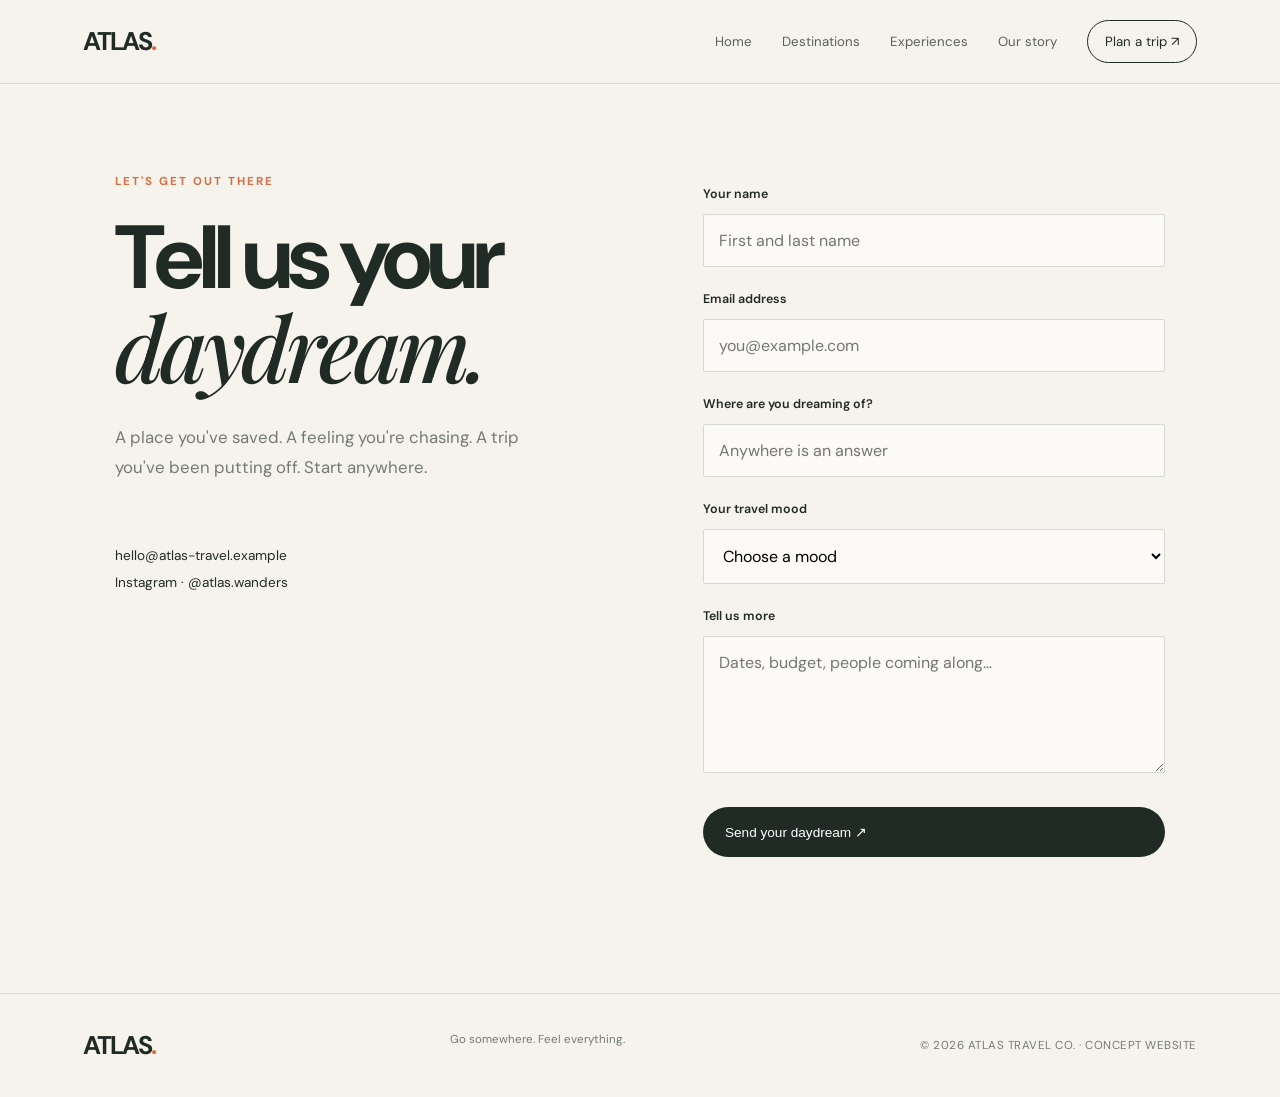
<file: atlas-travel-website/contact.html>
<!DOCTYPE html>
<html lang="en">

<head>
    <meta charset="UTF-8">
    <meta name="viewport" content="width=device-width, initial-scale=1.0">
    <title>Plan a Trip — ATLAS</title>
    <link rel="stylesheet" href="css/style.css">
</head>

<body>
    <header class="nav"><a class="logo" href="index.html">ATLAS<span>.</span></a><button class="menu"
            aria-label="Toggle navigation">☰</button>
        <nav class="links"><a href="index.html">Home</a><a href="destinations.html">Destinations</a><a
                href="experiences.html">Experiences</a><a href="about.html">Our story</a><a class="nav-cta active-cta"
                href="contact.html">Plan a trip ↗</a></nav>
    </header>
    <main class="page contact-page">
        <div>
            <p class="eyebrow">LET'S GET OUT THERE</p>
            <h1>Tell us your<br><em>daydream.</em></h1>
            <p class="lead">A place you've saved. A feeling you're chasing. A trip you've been putting off. Start
                anywhere.</p>
            <p class="contact-note">hello@atlas-travel.example<br>Instagram · @atlas.wanders</p>
        </div>
        <form id="trip-form"><label for="name">Your name</label><input id="name" name="name"
                placeholder="First and last name" required>
            <label for="email">Email address</label><input id="email" name="email" type="email"
                placeholder="you@example.com" required>
            <label for="destination">Where are you dreaming of?</label><input id="destination" name="destination"
                placeholder="Anywhere is an answer">
            <label for="style">Your travel mood</label><select id="style" name="style">
                <option value="">Choose a mood</option>
                <option>Adventure & outdoors</option>
                <option>Culture & food</option>
                <option>Slow & restorative</option>
                <option>A little bit of everything</option>
            </select>
            <label for="message">Tell us more</label><textarea id="message" name="message" rows="5"
                placeholder="Dates, budget, people coming along…"></textarea><button class="button dark"
                type="submit">Send your daydream ↗</button>
            <p id="form-message" role="status"></p>
        </form>
    </main>
    <footer><a class="logo" href="index.html">ATLAS<span>.</span></a>
        <p>Go somewhere. Feel everything.</p><small>© 2026 ATLAS TRAVEL CO. · CONCEPT WEBSITE</small>
    </footer>
    <script src="js/script.js"></script>
</body>

</html>
</file>
<file: atlas-travel-website/css/style.css>
@import url('https://fonts.googleapis.com/css2?family=DM+Sans:wght@400;500;600;700&family=Playfair+Display:ital,wght@0,500;0,600;1,500;1,600&display=swap');

:root {
    --ink: #202b25;
    --cream: #f5f3ec;
    --sage: #dce3d5;
    --orange: #d66d45;
    --muted: #737b72
}

* {
    box-sizing: border-box
}

html {
    scroll-behavior: smooth
}

body {
    margin: 0;
    background: var(--cream);
    color: var(--ink);
    font-family: 'DM Sans', sans-serif
}

a {
    color: inherit;
    text-decoration: none
}

.nav {
    height: 84px;
    padding: 0 6.5%;
    display: flex;
    align-items: center;
    justify-content: space-between;
    border-bottom: 1px solid #dcded5
}

.logo {
    font-weight: 700;
    font-size: 1.6rem;
    letter-spacing: -2px
}

.logo span {
    color: var(--orange)
}

.links {
    display: flex;
    align-items: center;
    gap: 30px;
    font-size: .83rem
}

.links a {
    opacity: .72
}

.links a:hover,
.links .active {
    opacity: 1
}

.nav-cta {
    border: 1px solid var(--ink);
    padding: 12px 17px;
    border-radius: 30px !important;
    opacity: 1 !important
}

.menu {
    display: none;
    border: 0;
    background: none;
    font-size: 1.5rem
}

.hero {
    padding: 50px 6.5% 72px;
    display: grid;
    grid-template-columns: .82fr 1.18fr;
    gap: 6%;
    align-items: center;
    min-height: 650px
}

.eyebrow {
    font-size: .72rem;
    letter-spacing: 2px;
    font-weight: 700;
    color: var(--orange)
}

h1,
h2,
h3,
p {
    margin-top: 0
}

h1 {
    font-size: clamp(3.5rem, 7vw, 7rem);
    line-height: .98;
    letter-spacing: -5px;
    margin: 25px 0
}

h1 em,
h2 em {
    font-family: 'Playfair Display', serif;
    font-weight: 500
}

h2 {
    font-size: clamp(2.5rem, 4.5vw, 4.5rem);
    line-height: 1.04;
    letter-spacing: -2px
}

.lead {
    font-size: 1.05rem;
    line-height: 1.8;
    color: var(--muted);
    max-width: 440px
}

.button {
    display: inline-flex;
    gap: 36px;
    align-items: center;
    background: var(--orange);
    color: white;
    border-radius: 40px;
    padding: 17px 22px;
    font-size: .85rem;
    margin-top: 22px;
    transition: transform .2s
}

.button:hover {
    transform: translateY(-3px)
}

.button span {
    font-size: 1.2rem
}

.hero-note {
    font-size: .7rem;
    color: var(--muted);
    margin-top: 55px
}

.hero-image {
    position: relative;
    height: 540px
}

.hero-image img {
    width: 100%;
    height: 100%;
    object-fit: cover;
    border-radius: 3px
}

.image-tag {
    position: absolute;
    bottom: 20px;
    left: 20px;
    background: var(--cream);
    padding: 11px 14px;
    font-size: .68rem;
    letter-spacing: 1px
}

.section {
    padding: 95px 9%
}

.intro {
    background: var(--sage);
    display: grid;
    grid-template-columns: 1fr 1fr;
    align-items: center
}

.intro .eyebrow {
    grid-column: 1/-1
}

.intro h2 {
    margin-bottom: 0
}

.intro-text {
    max-width: 420px;
    line-height: 1.9;
    color: #5b665c
}

.section-head {
    display: flex;
    align-items: end;
    justify-content: space-between;
    margin-bottom: 40px
}

.section-head h2 {
    margin: 0
}

.text-link {
    font-size: .8rem;
    border-bottom: 1px solid;
    padding-bottom: 8px
}

.destination-grid {
    display: grid;
    grid-template-columns: repeat(3, 1fr);
    gap: 24px
}

.destination {
    background: #e9e8df
}

.destination img {
    width: 100%;
    height: 300px;
    object-fit: cover;
    display: block
}

.destination div {
    padding: 23px
}

.destination span,
.experience-list small {
    font-size: .65rem;
    letter-spacing: 1.4px;
    color: var(--orange);
    font-weight: 700
}

.destination h3 {
    font-size: 1.5rem;
    margin: 12px 0 8px;
    font-family: 'Playfair Display', serif
}

.destination p {
    font-size: .83rem;
    color: var(--muted);
    line-height: 1.6;
    margin: 0
}

.quote {
    background: var(--ink);
    color: var(--cream);
    text-align: center;
    padding: 100px 20px
}

.quote p {
    font-family: 'Playfair Display', serif;
    font-size: clamp(1.7rem, 4vw, 3.6rem);
    line-height: 1.3
}

.quote span {
    font-size: .65rem;
    letter-spacing: 2px;
    color: #c0c7bb
}

.cta {
    display: flex;
    align-items: center;
    justify-content: space-between;
    background: var(--orange);
    color: white
}

.cta .eyebrow {
    color: #f6d8c9
}

.cta h2 {
    margin: 15px 0 0
}

.dark {
    background: var(--ink)
}

footer {
    padding: 35px 6.5%;
    display: flex;
    align-items: center;
    justify-content: space-between;
    border-top: 1px solid #dcded5
}

footer p,
footer small {
    font-size: .72rem;
    color: var(--muted)
}

footer small {
    letter-spacing: .5px
}

.page {
    padding: 90px 9%
}

.page h1 {
    font-size: clamp(3.5rem, 7vw, 6.5rem)
}

.page>.lead {
    margin-bottom: 60px
}

.page-grid {
    margin-top: 60px
}

.experience-list {
    margin-top: 60px
}

.experience-list article {
    display: grid;
    grid-template-columns: 50px 1fr 300px;
    gap: 30px;
    align-items: center;
    padding: 30px 0;
    border-top: 1px solid #d6d8cf
}

.experience-list article>span {
    color: var(--orange);
    font-size: .8rem
}

.experience-list h2 {
    font-size: 2.2rem;
    margin: 0 0 12px
}

.experience-list p {
    max-width: 550px;
    color: var(--muted);
    line-height: 1.7
}

.experience-list img {
    width: 100%;
    height: 190px;
    object-fit: cover
}

.experience-list small {
    display: block
}

.wide-photo {
    width: 100%;
    height: 480px;
    object-fit: cover;
    margin: 25px 0 70px
}

.story {
    display: grid;
    grid-template-columns: 1fr 1fr;
    gap: 10%;
    padding-bottom: 50px
}

.story h2 {
    font-size: 3.4rem
}

.story p {
    line-height: 1.9;
    color: var(--muted)
}

.signature {
    font-family: 'Playfair Display', serif;
    font-style: italic;
    color: var(--ink) !important
}

.contact-page {
    display: grid;
    grid-template-columns: 1fr 1fr;
    gap: 12%;
    align-items: start
}

.contact-note {
    margin-top: 60px;
    line-height: 2;
    font-size: .85rem
}

.contact-page form {
    display: flex;
    flex-direction: column;
    gap: 12px
}

.contact-page label {
    font-size: .78rem;
    font-weight: 600;
    margin-top: 12px
}

.contact-page input,
.contact-page textarea,
.contact-page select {
    width: 100%;
    padding: 15px;
    border: 1px solid #d5d8ce;
    background: #fbfaf6;
    font: inherit;
    border-radius: 2px
}

.contact-page textarea {
    resize: vertical
}

.contact-page form .button {
    border: 0;
    cursor: pointer;
    justify-content: space-between
}

.contact-page #form-message {
    font-size: .85rem;
    color: #55714f;
    min-height: 20px
}

@media(max-width:900px) {
    .hero {
        grid-template-columns: 1fr;
        gap: 35px
    }

    .hero-image {
        height: 430px
    }

    .intro {
        grid-template-columns: 1fr;
        gap: 25px
    }

    .intro .eyebrow {
        grid-column: auto
    }

    .destination-grid {
        grid-template-columns: repeat(2, 1fr)
    }

    .experience-list article {
        grid-template-columns: 35px 1fr 220px
    }

    .contact-page {
        gap: 7%
    }
}

@media(max-width:650px) {
    .nav {
        height: 70px
    }

    .menu {
        display: block
    }

    .links {
        display: none;
        position: absolute;
        top: 70px;
        left: 0;
        right: 0;
        background: var(--cream);
        padding: 25px 7%;
        z-index: 10;
        flex-direction: column;
        align-items: stretch;
        border-bottom: 1px solid #ddd
    }

    .links.open {
        display: flex
    }

    .links a {
        padding: 10px 0
    }

    .nav-cta {
        display: inline-block;
        text-align: center
    }

    .hero {
        padding: 45px 7% 55px;
        min-height: 0
    }

    .hero h1 {
        letter-spacing: -3px
    }

    .hero-image {
        height: 350px
    }

    .hero-note {
        margin-top: 35px
    }

    .section,
    .page {
        padding: 65px 7%
    }

    .section-head {
        align-items: start;
        gap: 20px;
        flex-direction: column
    }

    .destination-grid {
        grid-template-columns: 1fr
    }

    .destination img {
        height: 270px
    }

    .quote {
        padding: 75px 7%
    }

    .cta {
        flex-direction: column;
        align-items: start;
        gap: 25px
    }

    footer {
        padding: 30px 7%;
        flex-wrap: wrap;
        gap: 15px
    }

    footer p {
        width: 100%;
        order: 3
    }

    .experience-list article {
        grid-template-columns: 30px 1fr;
        gap: 15px
    }

    .experience-list img {
        grid-column: 2;
        height: 220px
    }

    .story,
    .contact-page {
        grid-template-columns: 1fr;
        gap: 35px
    }

    .wide-photo {
        height: 300px;
        margin-bottom: 40px
    }

    .story h2 {
        font-size: 2.8rem
    }

    .contact-note {
        margin-top: 30px
    }

    .page h1 {
        letter-spacing: -3px
    }
}
</file>
